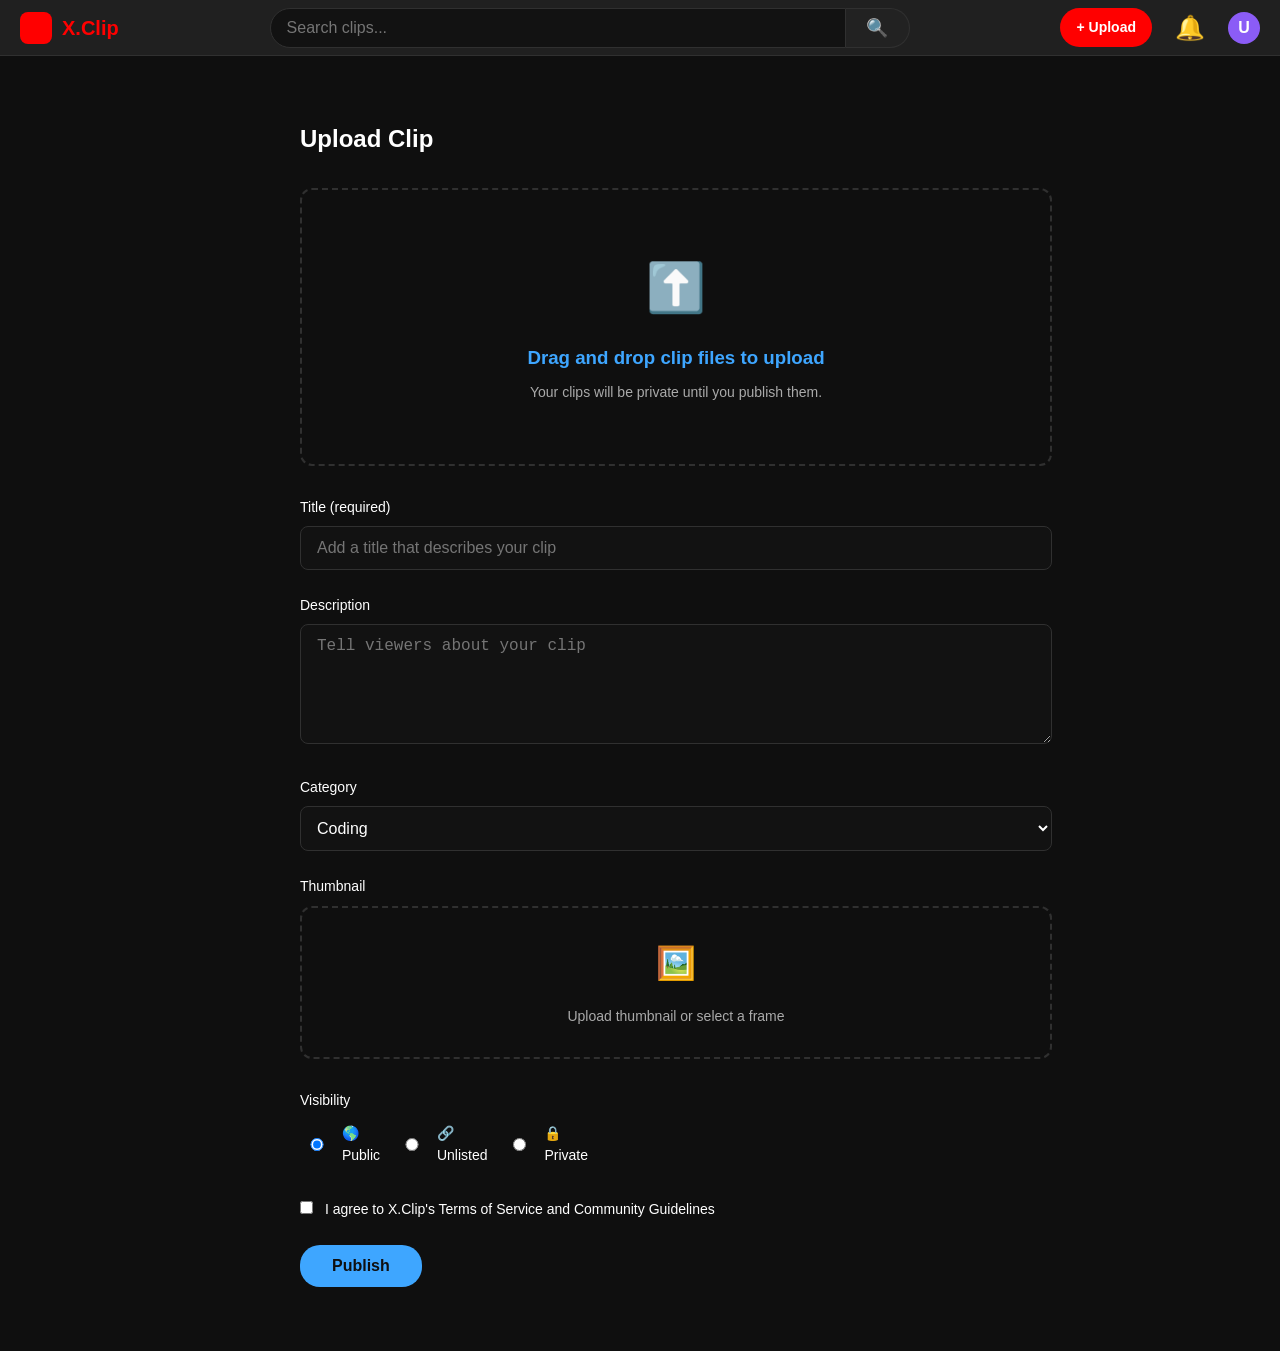
<file: upload.html>
<!DOCTYPE html>
<html lang="en">
<head>
    <meta charset="UTF-8">
    <meta name="viewport" content="width=device-width, initial-scale=1.0">
    <title>Upload - X.Clip</title>
    <link rel="stylesheet" href="style.css">
    <base target="_blank">
</head>
<body>
    <header class="header">
        <div class="logo" onclick="window.location.href='index.html'">
            <div class="logo-icon">▶</div>
            <span>X.Clip</span>
        </div>
        <div class="search-bar">
            <input type="text" class="search-input" placeholder="Search clips...">
            <button class="search-btn">🔍</button>
        </div>
        <div class="nav-buttons">
            <a href="upload.html" class="upload-btn">+ Upload</a>
            <button class="nav-btn">🔔</button>
            <div class="avatar">U</div>
        </div>
    </header>

    <main class="main-content">
        <div class="upload-container">
            <h1>Upload Clip</h1>

            <div class="upload-area" id="dropZone" ondrop="dropHandler(event)" ondragover="dragOverHandler(event)" onclick="document.getElementById('fileInput').click()">
                <div class="upload-icon">⬆️</div>
                <h3>Drag and drop clip files to upload</h3>
                <p>Your clips will be private until you publish them.</p>
                <input type="file" id="fileInput" accept="video/*" onchange="handleFileSelect(event)" style="display: none;">
            </div>

            <div class="upload-preview" id="uploadPreview" style="display:none;">
                <div class="preview-video" id="previewVideo"></div>
            </div>

            <form id="uploadForm" onsubmit="handleUpload(event)">
                <div class="form-group">
                    <label for="videoTitle">Title (required)</label>
                    <input type="text" id="videoTitle" placeholder="Add a title that describes your clip" required>
                </div>

                <div class="form-group">
                    <label for="videoDesc">Description</label>
                    <textarea id="videoDesc" placeholder="Tell viewers about your clip"></textarea>
                </div>

                <div class="form-group">
                    <label>Category</label>
                    <div class="category-select">
                        <select id="videoCategory" style="width:100%; padding:12px; background:#121212; color:white; border:1px solid #303030; border-radius:8px;">
                            <option value="coding">Coding</option>
                            <option value="business">Business</option>
                            <option value="productivity">Productivity</option>
                            <option value="tech">Tech</option>
                            <option value="lifestyle">Lifestyle</option>
                            <option value="education">Education</option>
                            <option value="finance">Finance</option>
                            <option value="health">Health</option>
                            <option value="design">Design</option>
                            <option value="gaming">Gaming</option>
                            <option value="music">Music</option>
                        </select>
                    </div>
                </div>

                <div class="form-group">
                    <label>Thumbnail</label>
                    <div class="upload-area" style="padding: 30px;" onclick="document.getElementById('thumbInput').click()">
                        <div class="upload-icon" style="font-size: 32px;">🖼️</div>
                        <p>Upload thumbnail or select a frame</p>
                        <input type="file" id="thumbInput" accept="image/*" style="display:none;">
                    </div>
                </div>

                <div class="form-group">
                    <label>Visibility</label>
                    <div style="display: flex; gap: 15px; margin-top: 10px;">
                        <label style="display: flex; align-items: center; gap: 8px; cursor: pointer;">
                            <input type="radio" name="visibility" value="public" checked>
                            <span>🌎 Public</span>
                        </label>
                        <label style="display: flex; align-items: center; gap: 8px; cursor: pointer;">
                            <input type="radio" name="visibility" value="unlisted">
                            <span>🔗 Unlisted</span>
                        </label>
                        <label style="display: flex; align-items: center; gap: 8px; cursor: pointer;">
                            <input type="radio" name="visibility" value="private">
                            <span>🔒 Private</span>
                        </label>
                    </div>
                </div>

                <div class="form-group">
                    <label>
                        <input type="checkbox" id="termsCheck" required>
                        I agree to X.Clip's Terms of Service and Community Guidelines
                    </label>
                </div>

                <button type="submit" class="publish-btn" id="publishBtn">Publish</button>
            </form>
        </div>
    </main>

    <script src="script.js"></script>
</body>
</html>
</file>
<file: style.css>
* {
    margin: 0;
    padding: 0;
    box-sizing: border-box;
}

body {
    font-family: 'Segoe UI', Roboto, Arial, sans-serif;
    background-color: #0f0f0f;
    color: #ffffff;
    line-height: 1.6;
}

.header {
    position: fixed;
    top: 0;
    left: 0;
    right: 0;
    height: 56px;
    background-color: #202020;
    display: flex;
    align-items: center;
    justify-content: space-between;
    padding: 0 20px;
    z-index: 1000;
    border-bottom: 1px solid #303030;
}

.logo {
    display: flex;
    align-items: center;
    gap: 10px;
    font-size: 20px;
    font-weight: bold;
    color: #ff0000;
    cursor: pointer;
}

.logo-icon {
    width: 32px;
    height: 32px;
    background-color: #ff0000;
    border-radius: 8px;
    display: flex;
    align-items: center;
    justify-content: center;
    font-size: 16px;
}

.search-bar {
    display: flex;
    align-items: center;
    flex: 1;
    max-width: 640px;
    margin: 0 40px;
}

.search-input {
    flex: 1;
    height: 40px;
    background-color: #121212;
    border: 1px solid #303030;
    border-radius: 20px 0 0 20px;
    padding: 0 16px;
    color: white;
    font-size: 16px;
    outline: none;
}

    .search-input:focus {
        border-color: #1c62b9;
    }

.search-btn {
    height: 40px;
    width: 64px;
    background-color: #222222;
    border: 1px solid #303030;
    border-left: none;
    border-radius: 0 20px 20px 0;
    color: white;
    cursor: pointer;
    font-size: 18px;
}

    .search-btn:hover {
        background-color: #303030;
    }

.nav-buttons {
    display: flex;
    gap: 15px;
    align-items: center;
}

.nav-btn {
    background: none;
    border: none;
    color: white;
    font-size: 24px;
    cursor: pointer;
    padding: 8px;
    border-radius: 50%;
    transition: background 0.2s;
}

    .nav-btn:hover {
        background-color: #303030;
    }

.upload-btn {
    background-color: #ff0000;
    color: white;
    border: none;
    padding: 8px 16px;
    border-radius: 20px;
    font-weight: bold;
    cursor: pointer;
    text-decoration: none;
    font-size: 14px;
}

    .upload-btn:hover {
        background-color: #cc0000;
    }

.avatar {
    width: 32px;
    height: 32px;
    background-color: #8b5cf6;
    border-radius: 50%;
    display: flex;
    align-items: center;
    justify-content: center;
    font-weight: bold;
    cursor: pointer;
}

.sidebar {
    position: fixed;
    left: 0;
    top: 56px;
    bottom: 0;
    width: 72px;
    background-color: #0f0f0f;
    padding-top: 10px;
    overflow-y: auto;
}

.sidebar-item {
    display: flex;
    flex-direction: column;
    align-items: center;
    padding: 16px 0;
    cursor: pointer;
    color: #aaaaaa;
    font-size: 10px;
    gap: 6px;
    transition: background 0.2s;
}

    .sidebar-item:hover {
        background-color: #272727;
        color: white;
    }

    .sidebar-item.active {
        color: white;
        background-color: #272727;
    }

.sidebar-icon {
    font-size: 20px;
}

.main-content {
    margin-left: 72px;
    margin-top: 56px;
    padding: 24px;
}

.categories {
    display: flex;
    gap: 10px;
    margin-bottom: 24px;
    overflow-x: auto;
    padding-bottom: 10px;
}

.category-chip {
    background-color: #272727;
    color: white;
    border: 1px solid #3f3f3f;
    padding: 8px 16px;
    border-radius: 8px;
    cursor: pointer;
    white-space: nowrap;
    font-size: 14px;
    transition: all 0.2s;
}

    .category-chip:hover {
        background-color: #3f3f3f;
    }

    .category-chip.active {
        background-color: white;
        color: #0f0f0f;
    }

.video-grid {
    display: grid;
    grid-template-columns: repeat(auto-fill, minmax(300px, 1fr));
    gap: 20px;
}

.video-card {
    cursor: pointer;
    transition: transform 0.2s;
}

    .video-card:hover {
        transform: scale(1.02);
    }

.thumbnail {
    position: relative;
    width: 100%;
    padding-bottom: 56.25%;
    background-color: #272727;
    border-radius: 12px;
    overflow: hidden;
}

    .thumbnail img {
        position: absolute;
        top: 0;
        left: 0;
        width: 100%;
        height: 100%;
        object-fit: cover;
    }

.duration {
    position: absolute;
    bottom: 8px;
    right: 8px;
    background-color: rgba(0, 0, 0, 0.8);
    color: white;
    padding: 2px 6px;
    border-radius: 4px;
    font-size: 12px;
    font-weight: 500;
}

.video-info {
    display: flex;
    gap: 12px;
    padding-top: 12px;
}

.channel-avatar {
    width: 36px;
    height: 36px;
    background-color: #8b5cf6;
    border-radius: 50%;
    display: flex;
    align-items: center;
    justify-content: center;
    font-size: 14px;
    font-weight: bold;
    flex-shrink: 0;
}

.video-details {
    flex: 1;
}

.video-title {
    font-size: 16px;
    font-weight: 600;
    color: white;
    margin-bottom: 6px;
    display: -webkit-box;
    -webkit-line-clamp: 2;
    -webkit-box-orient: vertical;
    overflow: hidden;
}

.video-meta {
    font-size: 14px;
    color: #aaaaaa;
}

.watch-container {
    display: flex;
    gap: 24px;
    max-width: 1600px;
    margin: 0 auto;
}

.video-player-section {
    flex: 1;
}

.video-player {
    width: 100%;
    aspect-ratio: 16 / 9;
    background-color: #000;
    border-radius: 12px;
    display: flex;
    align-items: center;
    justify-content: center;
    color: #666;
    font-size: 48px;
    margin-bottom: 8px;
    position: relative;
    overflow: hidden;
}

    .video-player video {
        width: 100%;
        height: 100%;
        object-fit: cover;
        border-radius: 12px;
    }

.play-overlay {
    position: absolute;
    top: 0;
    left: 0;
    right: 0;
    bottom: 0;
    background: rgba(0,0,0,0.3);
    display: flex;
    align-items: center;
    justify-content: center;
    cursor: pointer;
    z-index: 10;
}

.play-button {
    width: 80px;
    height: 80px;
    background: rgba(255,0,0,0.9);
    border-radius: 50%;
    display: flex;
    align-items: center;
    justify-content: center;
    font-size: 30px;
    color: white;
    transition: transform 0.2s;
}

    .play-button:hover {
        transform: scale(1.1);
    }

.video-progress-bar {
    width: 100%;
    height: 4px;
    background-color: #272727;
    cursor: pointer;
    margin-bottom: 8px;
    border-radius: 2px;
}

.video-progress {
    height: 100%;
    background-color: #ff0000;
    width: 0%;
    border-radius: 2px;
    transition: width 0.1s;
}

.video-controls {
    display: flex;
    align-items: center;
    gap: 12px;
    padding: 8px 0;
    margin-bottom: 16px;
}

.control-btn {
    background: none;
    border: none;
    color: white;
    font-size: 18px;
    cursor: pointer;
    padding: 8px;
    border-radius: 50%;
    transition: background 0.2s;
}

    .control-btn:hover {
        background-color: #272727;
    }

.time-display {
    color: #aaaaaa;
    font-size: 14px;
    margin: 0 auto;
}

.video-header {
    margin-bottom: 16px;
}

    .video-header h1 {
        font-size: 20px;
        margin-bottom: 12px;
    }

.video-actions {
    display: flex;
    justify-content: space-between;
    align-items: center;
    flex-wrap: wrap;
    gap: 12px;
}

.video-stats {
    color: #aaaaaa;
    font-size: 14px;
}

.action-buttons {
    display: flex;
    gap: 10px;
}

.action-btn {
    background-color: #272727;
    border: none;
    color: white;
    padding: 8px 16px;
    border-radius: 20px;
    cursor: pointer;
    display: flex;
    align-items: center;
    gap: 6px;
    font-size: 14px;
    transition: background 0.2s;
}

    .action-btn:hover {
        background-color: #3f3f3f;
    }

    .action-btn.liked {
        background-color: #ff0000;
    }

    .action-btn.disliked {
        background-color: #3f3f3f;
        color: #ff4444;
    }

.channel-info {
    display: flex;
    align-items: center;
    gap: 12px;
    padding: 16px 0;
    border-top: 1px solid #303030;
    border-bottom: 1px solid #303030;
    margin-bottom: 16px;
}

    .channel-info .channel-avatar {
        width: 40px;
        height: 40px;
    }

.channel-name {
    flex: 1;
}

    .channel-name h3 {
        font-size: 16px;
        margin-bottom: 2px;
    }

.subscribers {
    font-size: 12px;
    color: #aaaaaa;
}

.subscribe-btn {
    background-color: #ff0000;
    color: white;
    border: none;
    padding: 10px 20px;
    border-radius: 20px;
    font-weight: bold;
    cursor: pointer;
}

    .subscribe-btn:hover {
        background-color: #cc0000;
    }

    .subscribe-btn.subscribed {
        background-color: #272727;
        color: #aaaaaa;
    }

.description-box {
    background-color: #272727;
    padding: 16px;
    border-radius: 12px;
    margin-bottom: 24px;
}

    .description-box p {
        font-size: 14px;
        line-height: 1.6;
    }

.comments-section h3 {
    margin-bottom: 20px;
    font-size: 18px;
}

.comment-input {
    display: flex;
    gap: 12px;
    margin-bottom: 24px;
}

    .comment-input input {
        flex: 1;
        background: transparent;
        border: none;
        border-bottom: 1px solid #303030;
        color: white;
        padding: 8px 0;
        font-size: 14px;
        outline: none;
    }

        .comment-input input:focus {
            border-bottom-color: #1c62b9;
        }

.comment {
    display: flex;
    gap: 12px;
    margin-bottom: 20px;
    animation: fadeIn 0.3s ease;
}

.comment-content {
    flex: 1;
}

.comment-author {
    font-weight: 600;
    font-size: 13px;
    margin-bottom: 4px;
}

.comment-time {
    color: #aaaaaa;
    font-size: 12px;
    font-weight: normal;
    margin-left: 6px;
}

.comment-text {
    font-size: 14px;
    line-height: 1.5;
    margin-bottom: 8px;
}

.comment-actions {
    display: flex;
    gap: 16px;
    font-size: 12px;
    color: #aaaaaa;
}

    .comment-actions span {
        cursor: pointer;
    }

        .comment-actions span:hover {
            color: white;
        }

.related-videos {
    width: 400px;
    flex-shrink: 0;
}

    .related-videos h3 {
        margin-bottom: 16px;
        font-size: 16px;
    }

.related-video-card {
    display: flex;
    gap: 10px;
    margin-bottom: 12px;
    cursor: pointer;
}

    .related-video-card .thumbnail {
        width: 168px;
        height: 94px;
        padding-bottom: 0;
        flex-shrink: 0;
    }

    .related-video-card .video-details {
        padding-top: 0;
    }

    .related-video-card .video-title {
        font-size: 14px;
        -webkit-line-clamp: 2;
    }

    .related-video-card .video-meta {
        font-size: 12px;
    }

.upload-container {
    max-width: 800px;
    margin: 0 auto;
    padding: 40px 24px;
}

    .upload-container h1 {
        margin-bottom: 30px;
        font-size: 24px;
    }

.upload-area {
    border: 2px dashed #303030;
    border-radius: 12px;
    padding: 60px 40px;
    text-align: center;
    margin-bottom: 30px;
    cursor: pointer;
    transition: border-color 0.2s;
}

    .upload-area:hover, .upload-area.dragover {
        border-color: #3ea6ff;
        background-color: rgba(62, 166, 255, 0.05);
    }

.upload-icon {
    font-size: 48px;
    margin-bottom: 16px;
}

.upload-area h3 {
    margin-bottom: 8px;
    color: #3ea6ff;
}

.upload-area p {
    color: #aaaaaa;
    font-size: 14px;
}

.upload-preview {
    margin-bottom: 30px;
    border-radius: 12px;
    overflow: hidden;
    background: #272727;
}

.preview-video {
    width: 100%;
    aspect-ratio: 16/9;
    display: flex;
    align-items: center;
    justify-content: center;
    color: #aaa;
}

.form-group {
    margin-bottom: 24px;
}

    .form-group label {
        display: block;
        margin-bottom: 8px;
        font-size: 14px;
        font-weight: 500;
    }

    .form-group input, .form-group textarea, .form-group select {
        width: 100%;
        background-color: #121212;
        border: 1px solid #303030;
        border-radius: 8px;
        padding: 12px 16px;
        color: white;
        font-size: 16px;
        outline: none;
    }

        .form-group input:focus, .form-group textarea:focus, .form-group select:focus {
            border-color: #3ea6ff;
        }

    .form-group textarea {
        min-height: 120px;
        resize: vertical;
    }

    .form-group input[type="checkbox"] {
        width: auto;
        margin-right: 8px;
    }

.publish-btn {
    background-color: #3ea6ff;
    color: #0f0f0f;
    border: none;
    padding: 12px 32px;
    border-radius: 20px;
    font-size: 16px;
    font-weight: bold;
    cursor: pointer;
}

    .publish-btn:hover {
        background-color: #65b8ff;
    }

    .publish-btn:disabled {
        background-color: #444;
        color: #888;
        cursor: not-allowed;
    }

@keyframes fadeIn {
    from {
        opacity: 0;
        transform: translateY(10px);
    }

    to {
        opacity: 1;
        transform: translateY(0);
    }
}

@keyframes pulse {
    0%, 100% {
        transform: scale(1);
    }

    50% {
        transform: scale(1.05);
    }
}

.toast {
    position: fixed;
    bottom: 80px;
    left: 50%;
    transform: translateX(-50%);
    background: #272727;
    color: white;
    padding: 12px 24px;
    border-radius: 8px;
    z-index: 2000;
    animation: fadeIn 0.3s ease;
}

@media (max-width: 1024px) {
    .watch-container {
        flex-direction: column;
    }

    .related-videos {
        width: 100%;
    }
}

@media (max-width: 768px) {
    .sidebar {
        display: none;
    }

    .main-content {
        margin-left: 0;
    }

    .search-bar {
        margin: 0 10px;
    }

    .video-grid {
        grid-template-columns: 1fr;
    }

    .video-controls {
        flex-wrap: wrap;
    }
}
</file>
